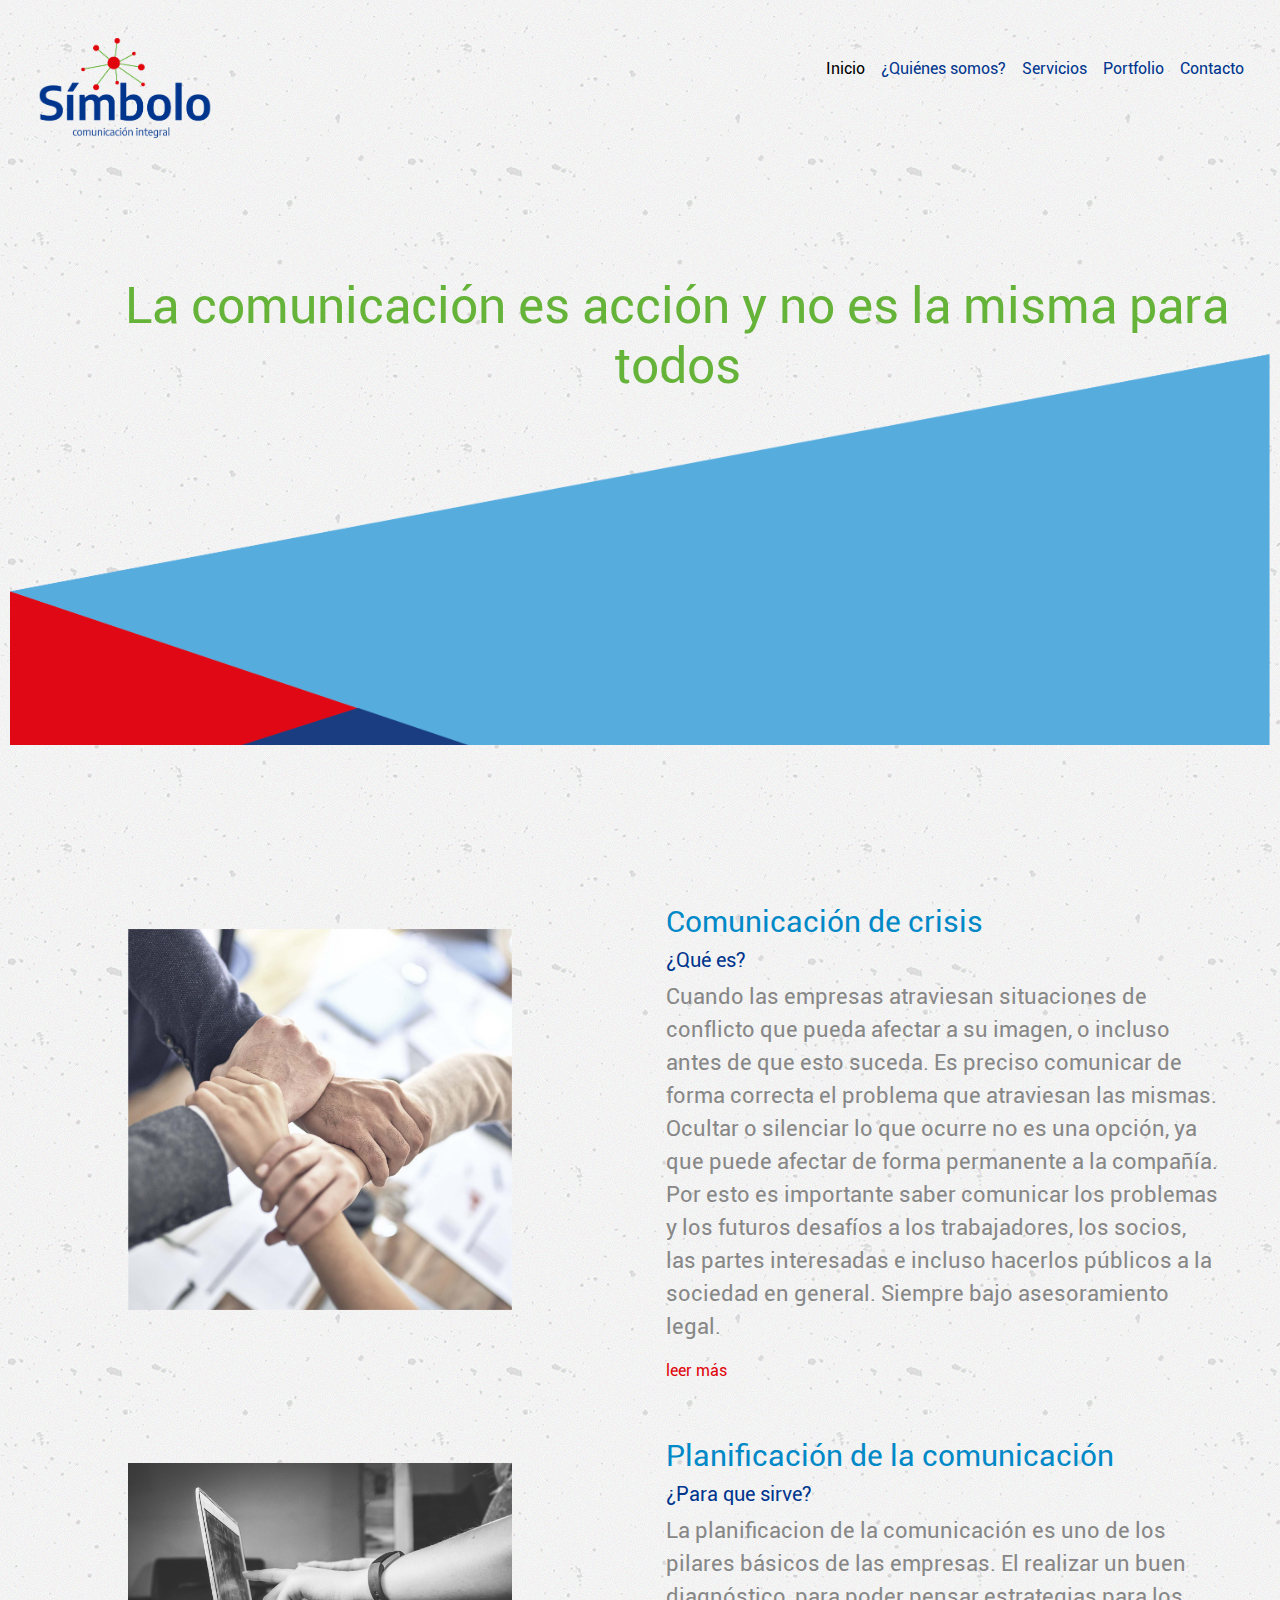
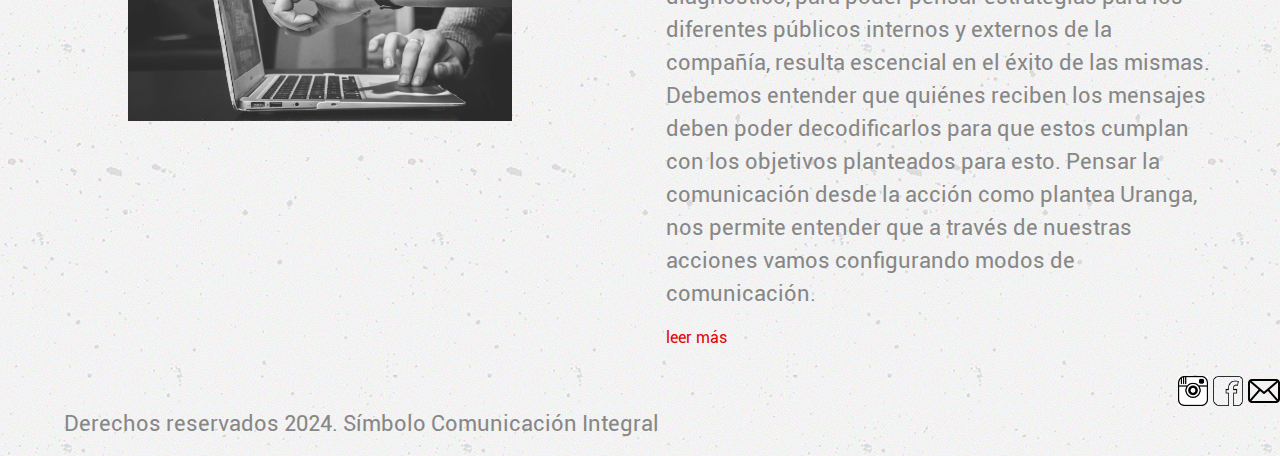
<file: index.html>
<!DOCTYPE html>
<html lang="es">
<head>
	<meta charset="UTF-8">
	<meta name="viewport" content="width=device-width, initial-scale=1.0">
  <!-- meta -->
  <meta name="author" content="Mariela Godoy">
  <meta name="description" content="En esta página podrás encontrar todo lo que necesites sobre la comunicación de una organización">
  <meta name="keyword" content="comunicación, crisis, responsabilidad social, diagnósticos, planificación">
   <!-- metatags .io -->
   <!-- Primary Meta Tags -->
<title>Símbolo Comunicación Integral</title>
<meta name="title" content="Símbolo Comunicación Integral" />
<meta name="description" content="En esta página podrás encontrar todo lo que necesites sobre la comunicación de una organización" />

<!-- Open Graph / Facebook -->
<meta property="og:type" content="website" />
<meta property="og:url" content="https://marielagodoy1977.github.io/entregamarielagodoy/" />
<meta property="og:title" content="Símbolo Comunicación Integral" />
<meta property="og:description" content="En esta página podrás encontrar todo lo que necesites sobre la comunicación de una organización" />
<meta property="og:image" content="https://metatags.io/images/meta-tags.png" />

<!-- Twitter -->
<meta property="twitter:card" content="summary_large_image" />
<meta property="twitter:url" content="https://marielagodoy1977.github.io/entregamarielagodoy/" />
<meta property="twitter:title" content="Símbolo Comunicación Integral" />
<meta property="twitter:description" content="En esta página podrás encontrar todo lo que necesites sobre la comunicación de una organización" />
<meta property="twitter:image" content="https://metatags.io/images/meta-tags.png" />

<!-- Meta Tags Generated with https://metatags.io -->

  <title>Símbolo Comunicación Integral</title>
 <!-- link favicon -->
 <link rel="icon" type="image/png" href="images/logo para favicon.png">
   <!-- link bs -->
   <link href="https://cdn.jsdelivr.net/npm/bootstrap@5.3.3/dist/css/bootstrap.min.css" rel="stylesheet" 
   integrity="sha384-QWTKZyjpPEjISv5WaRU9OFeRpok6YctnYmDr5pNlyT2bRjXh0JMhjY6hW+ALEwIH" crossorigin="anonymous">
    <!-- link css -->
    <link rel="stylesheet" href="css/style.css">
	<title>Simbolo Comunicación Integral</title>
</head>
<body>
<!-- header -->
    <header>
       <div class="contenedorLogo">
         <a href="index.html" class="posicionLogo">
         <img src="images/logoparahead.png" alt="loog" class="logo">
         </a>
       </div>     
      <nav class="navbar bg-image navbar-expand-md  position-relative z-3">
        <div class="container-fluid">
          <a class="navbar-brand" href="index.html"></a>
          <button class="navbar-toggler" type="button" data-bs-toggle="offcanvas" data-bs-target="#offcanvasNavbar" aria-controls="offcanvasNavbar" aria-label="Toggle navigation">
            <span class="navbar-toggler-icon"></span>
          </button>
          <div class="offcanvas offcanvas-end" tabindex="-1" id="offcanvasNavbar" aria-labelledby="offcanvasNavbarLabel">
            <div class="offcanvas-header bg-image">
              <h2 class="offcanvas-title" id="offcanvasNavbarLabel ">Símbolo Comunicación Integral</h2>
              <button type="button" class="btn-close" data-bs-dismiss="offcanvas" aria-label="Close"></button>
            </div>
            <div class="offcanvas-body bg-image">
              <ul class="navbar-nav justify-content-end flex-grow-1 pe-3">
                <li class="nav-item">
                  <a class="nav-link active" aria-current="page" href="index.html">Inicio</a>
                </li>
                <li class="nav-item">
                  <a class="nav-link" href="pages/quienes-somos.html">¿Quiénes somos?</a>
                <li class="nav-item">
                    <a class="nav-link" href="pages/servicios.html">Servicios</a>
                <li class="nav-item">
                  <a class="nav-link" href="pages/portfolio.html">Portfolio</a>
                <li class="nav-item">
                    <a class="nav-link" href="pages/contacto.html">Contacto</a>
                </li>
              </ul>
            </div>
          </div>
        </div>
      </nav>
     
      </header>
<!-- main -->
    <main> 
        <section class="bloque1"> 
            <h1 class="indexTextoprincipal" >La comunicación es acción y no es la misma para todos</h1>
            <img src= "images/bloquesanimació.png" alt="imagen de la consultora" class="imagenIndex">
        </section>
       
<!-- comunicación de crisis section -->
        <section class="parrafosdeimg" >  
          <article class="títuloParrafoeimagen">
            <img src="images/crisis.jpg" alt="manos cruzadas" class="imagentexto">
              <div class="subtitulo">
                <h2>Comunicación de crisis</h2>
                <h3>¿Qué es?</h3>
                <p>Cuando las empresas atraviesan situaciones de conflicto que pueda afectar a su imagen,
                  o incluso antes de que esto suceda. Es preciso comunicar de forma correcta el problema que
                  atraviesan las mismas. Ocultar o silenciar lo que ocurre no es una opción, ya que puede afectar
                  de forma permanente a la compañía. Por esto es importante saber comunicar los problemas y los 
                  futuros desafíos a los trabajadores, los socios, las partes interesadas e incluso hacerlos 
                  públicos a la sociedad en general. Siempre bajo asesoramiento legal.</p>

                <a href="pages/servicios.html" class="palabrasEnlaces">leer más</a>
             </div> 
          </article>        
        </section>
<!-- planificacion section -->
        <section class="parrafosdeimg">  
          <article class="títuloParrafoeimagen">
             <img src="images/planificación.jpg" alt="computadora" class="imagentexto">
              <div class="subtitulo">
                <h2>Planificación de la comunicación</h2>
                <h3>¿Para que sirve?</h3>
                <p>La planificacion de la comunicación es uno de los pilares básicos de las empresas. El realizar
                  un buen diagnóstico, para poder pensar estrategias para los diferentes públicos internos y externos
                  de la compañía, resulta escencial en el éxito de las mismas. 
                  Debemos entender que quiénes reciben los mensajes deben poder decodificarlos para que estos cumplan
                  con los objetivos planteados para esto. 
                  Pensar la comunicación desde la acción como plantea Uranga, nos permite entender que a través de 
                  nuestras acciones vamos configurando modos de comunicación.
                </p>
                
                <a href="pages/servicios.html" class="palabrasEnlaces">leer más</a>
              </div>
            </article>       
        </section>    
    </main>
    <footer>
        <section class="contenedorFooter">
        <div>
           <a href="https://www.instagram.com/simbolocomunicacionintegral/" target="_blank"><img src="images/instagram.png" alt="Instagram" class="instagram"></a>
           <a href="https://www.facebook.com/simboloconsultoradecomunicacionintegral" target="_blank"><img src="images/facebook.png" alt="facebook" class="face"></a>
           <a href="mailto:simbolocomunicacionintegral@gmail.com"><img src="images/mail.png" alt="Mail" class="mail"></a>
        </div> 
        </section>
        <div class="derechos">
        <p> Derechos reservados 2024. Símbolo Comunicación Integral </p>
        </div>
      </footer>
        <!-- script -->
     <script src="https://cdn.jsdelivr.net/npm/bootstrap@5.3.3/dist/js/bootstrap.bundle.min.js" 
     integrity="sha384-YvpcrYf0tY3lHB60NNkmXc5s9fDVZLESaAA55NDzOxhy9GkcIdslK1eN7N6jIeHz" 
     crossorigin="anonymous"></script>

</body>
</html>
</file>
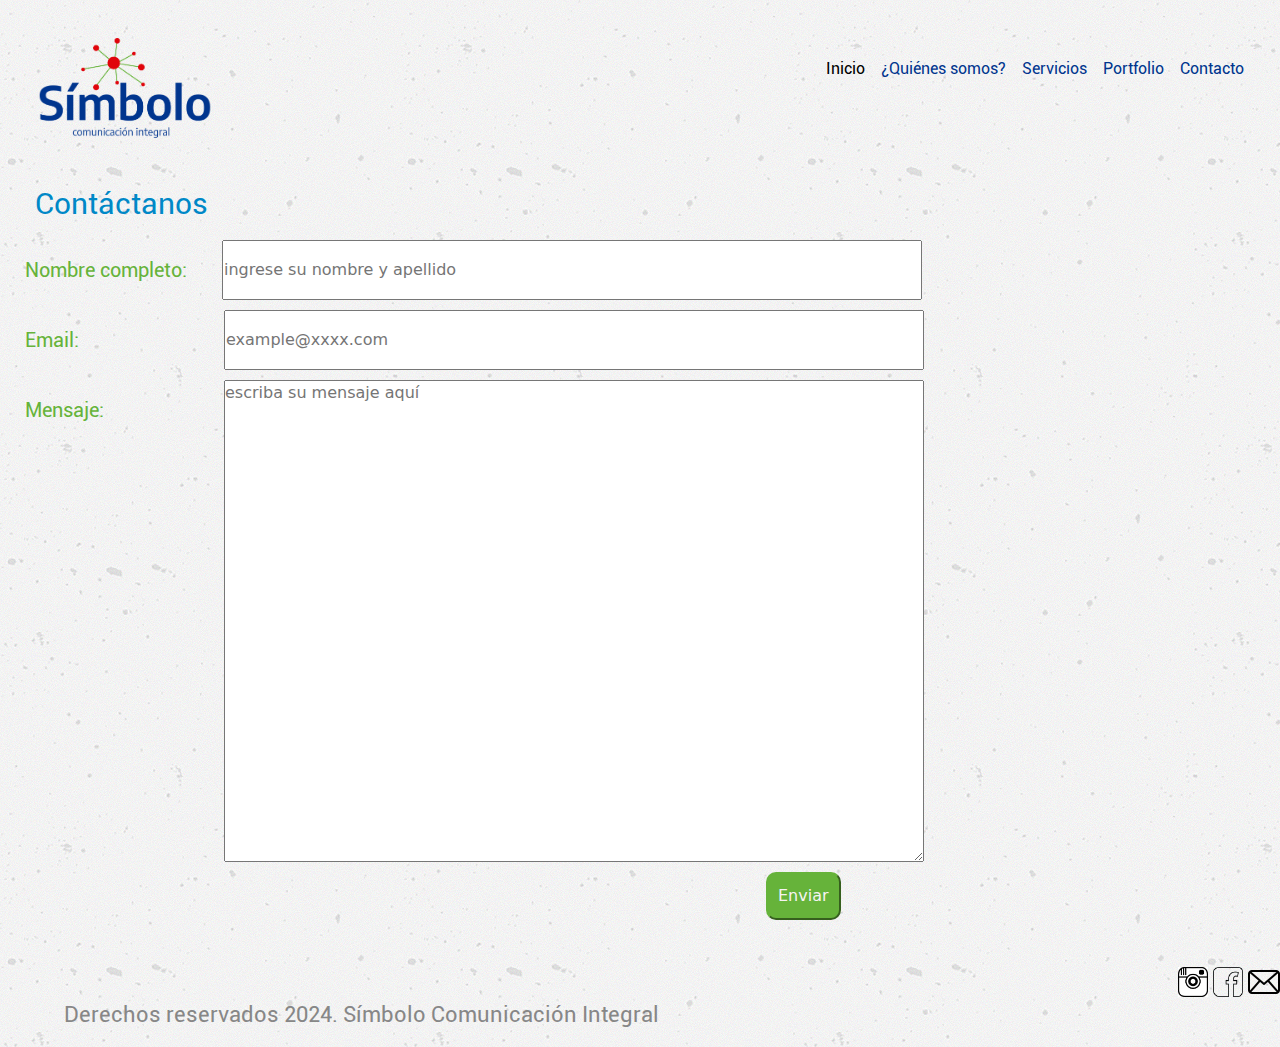
<file: pages/contacto.html>
<!DOCTYPE html>
<html lang="es">
<head>
	<meta charset="UTF-8">
	<meta name="viewport" content="width=device-width, initial-scale=1.0">
  <meta name="author" content="Mariela Godoy">
    <!-- meta -->
    <meta name="author" content="Mariela Godoy">
    <meta name="description" content="En esta página podrás encontrar todo lo que necesites sobre la comunicación de una organización">
    <meta name="keyword" content="comunicación, crisis, responsabilidad social, diagnósticos, planificación">
     <!-- metatags .io -->
     <!-- Primary Meta Tags -->
  <title>Símbolo Comunicación Integral</title>
  <meta name="title" content="Símbolo Comunicación Integral" />
  <meta name="description" content="En esta página podrás encontrar todo lo que necesites sobre la comunicación de una organización" />
  
  <!-- Open Graph / Facebook -->
  <meta property="og:type" content="website" />
  <meta property="og:url" content="https://marielagodoy1977.github.io/entregamarielagodoy/" />
  <meta property="og:title" content="Símbolo Comunicación Integral" />
  <meta property="og:description" content="En esta página podrás encontrar todo lo que necesites sobre la comunicación de una organización" />
  <meta property="og:image" content="https://metatags.io/images/meta-tags.png" />
  
  <!-- Twitter -->
  <meta property="twitter:card" content="summary_large_image" />
  <meta property="twitter:url" content="https://marielagodoy1977.github.io/entregamarielagodoy/" />
  <meta property="twitter:title" content="Símbolo Comunicación Integral" />
  <meta property="twitter:description" content="En esta página podrás encontrar todo lo que necesites sobre la comunicación de una organización" />
  <meta property="twitter:image" content="https://metatags.io/images/meta-tags.png" />
  
  <!-- Meta Tags Generated with https://metatags.io -->
  <title>Contacto</title>
  <!-- link favicon -->
 <link rel="icon" type="image/png" href="../images/logo para favicon.png">
   <!-- link bs -->
   <link href="https://cdn.jsdelivr.net/npm/bootstrap@5.3.3/dist/css/bootstrap.min.css" rel="stylesheet" 
   integrity="sha384-QWTKZyjpPEjISv5WaRU9OFeRpok6YctnYmDr5pNlyT2bRjXh0JMhjY6hW+ALEwIH" crossorigin="anonymous">
    <!-- link css -->
    <link rel="stylesheet" href="../css/style.css">
	<title>Simbolo Comunicación Integral</title>
</head>
<body>
    <header>
       <div class="contenedorLogo">
         <a href="../index.html" class="posicionLogo">
         <img src="../images/logoparahead.png" alt="loog" class="logo">
         </a>
       </div>     
      <nav class="navbar bg-image navbar-expand-md  position-relative z-3">
        <div class="container-fluid">
          <a class="navbar-brand" href="#"></a>
          <button class="navbar-toggler" type="button" data-bs-toggle="offcanvas" data-bs-target="#offcanvasNavbar" aria-controls="offcanvasNavbar" aria-label="Toggle navigation">
            <span class="navbar-toggler-icon"></span>
          </button>
          <div class="offcanvas offcanvas-end" tabindex="-1" id="offcanvasNavbar" aria-labelledby="offcanvasNavbarLabel">
            <div class="offcanvas-header bg-image">
              <h2 class="offcanvas-title" id="offcanvasNavbarLabel ">Símbolo Comunicación Integral</h2>
              <button type="button" class="btn-close" data-bs-dismiss="offcanvas" aria-label="Close"></button>
            </div>
            <div class="offcanvas-body bg-image">
              <ul class="navbar-nav justify-content-end flex-grow-1 pe-3">
                <li class="nav-item">
                  <a class="nav-link active" aria-current="page" href="../index.html">Inicio</a>
                </li>
                <li class="nav-item">
                  <a class="nav-link" href="../pages/quienes-somos.html">¿Quiénes somos?</a>
                <li class="nav-item">
                    <a class="nav-link" href="../pages/servicios.html">Servicios</a>
                <li class="nav-item">
                  <a class="nav-link" href="../pages/portfolio.html">Portfolio</a>
                <li class="nav-item">
                    <a class="nav-link" href="../pages/contacto.html">Contacto</a>
                </li>
              </ul>
            </div>
          </div>
        </div>
      </nav>
     
      </header>
    <main>
       <!-- contact seccion -->
       <section class="contacto">
        <h2 class="tituloencabezado">Contáctanos</h2>

        <form action="">
            <div>
                <label for="completarnombre">Nombre completo:</label>
                <input id= "completarnombre" type="text" class="caja1" placeholder= "ingrese su nombre y apellido">
            </div>
            <div>
                <label for="email">Email:</label>
                <input id="email" type="email" class="caja2" placeholder="example@xxxx.com">  
            </div>
            <div class="mensaje">
                <label for="mensaje">Mensaje:</label>
                <Textarea  id="mensaje" name="mensaje" class="caja" cols="30" rows="20" placeholder="escriba su mensaje aquí"></Textarea>
            </div>
            <div class="botonContainer">
              <button class= boton type="submit">Enviar</button>
            </div>
        </form>
    </section>

    </main> 
    <footer>
      <section class="contenedorFooter">
        <a href="https://www.instagram.com/simbolocomunicacionintegral/" target="_blank"><img src="../images/instagram.png" alt="Instagram" class="instagram"></a>
        <a href="https://www.facebook.com/simboloconsultoradecomunicacionintegral" target="_blank"><img src="../images/facebook.png" alt="facebook" class="face"></a>
        <a href="mailto:simbolocomunicacionintegral@gmail.com"><img src="../images/mail.png" alt="Mail" class="mail"></a>
     </section> 
     <div class="derechos">
      <p> Derechos reservados 2024. Símbolo Comunicación Integral </p>
      </div>        
    </footer>
    <Script src="https://cdn.jsdelivr.net/npm/bootstrap@5.3.3/dist/js/bootstrap.bundle.min.js"
    integrity="sha384-YvpcrYf0tY3lHB60NNkmXc5s9fDVZLESaAA55NDzOxhy9GkcIdslK1eN7N6jIeHz"
    crossorigin="anonymous"></Script>
</body>
</html>
</file>
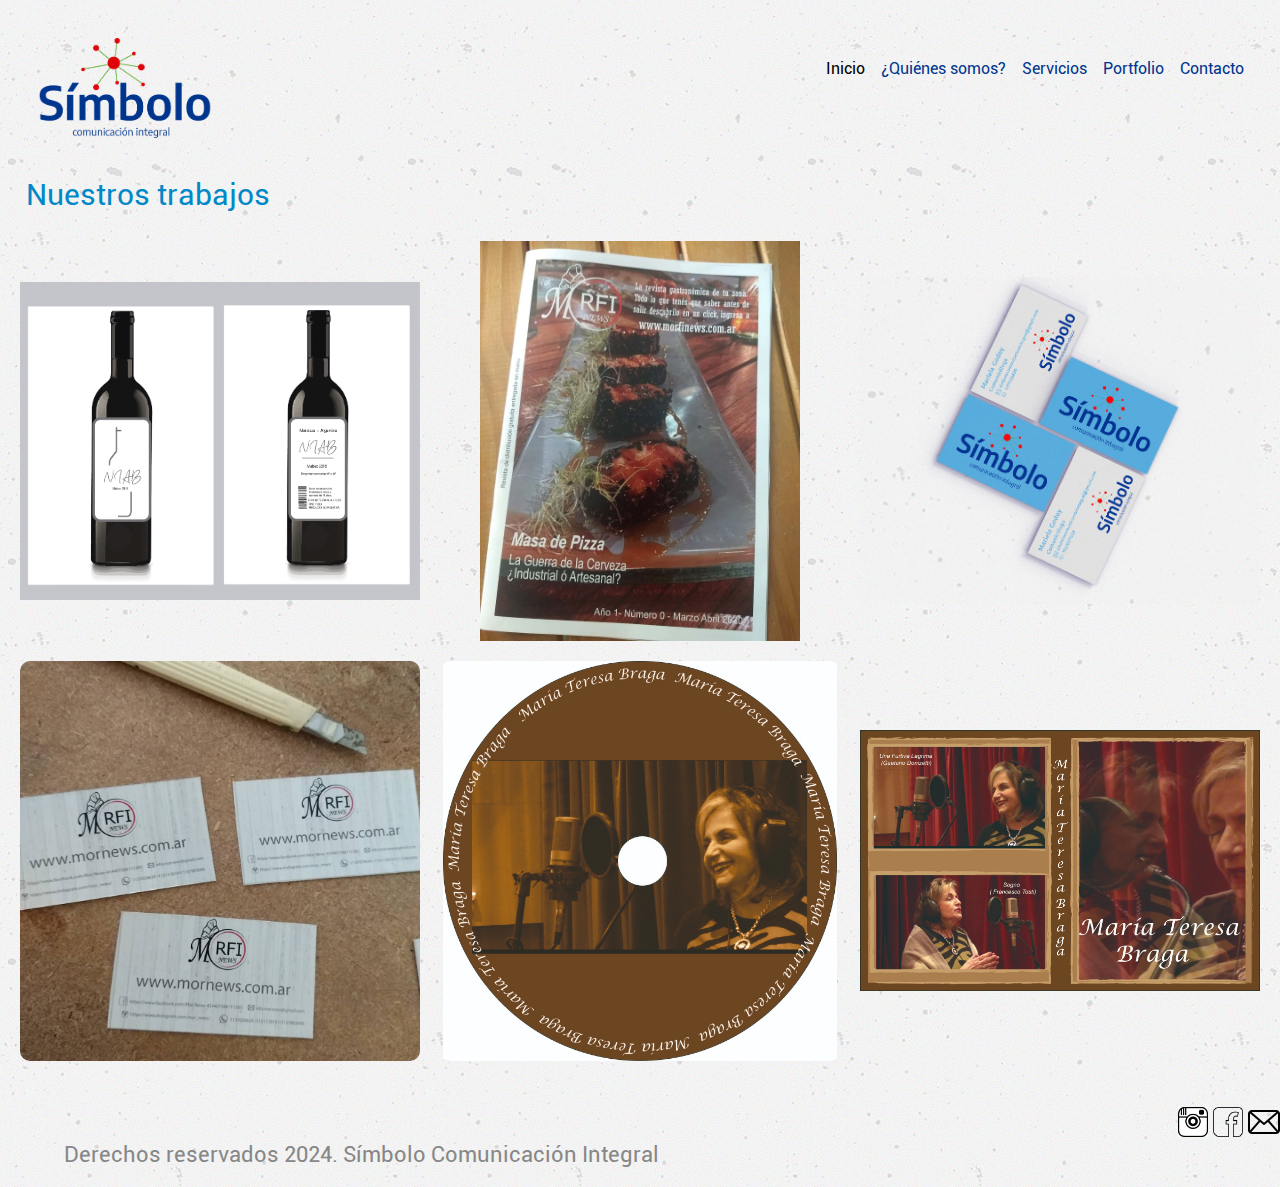
<file: pages/portfolio.html>
<!DOCTYPE html>
<html lang="es">
<head>
	<meta charset="UTF-8">
	<meta name="viewport" content="width=device-width, initial-scale=1.0">
  <meta name="author" content="Mariela Godoy">
    <!-- meta -->
    <meta name="author" content="Mariela Godoy">
    <meta name="description" content="En esta página podrás encontrar todo lo que necesites sobre la comunicación de una organización">
    <meta name="keyword" content="comunicación, crisis, responsabilidad social, diagnósticos, planificación">
     <!-- metatags .io -->
     <!-- Primary Meta Tags -->
  <title>Símbolo Comunicación Integral</title>
  <meta name="title" content="Símbolo Comunicación Integral" />
  <meta name="description" content="En esta página podrás encontrar todo lo que necesites sobre la comunicación de una organización" />
  
  <!-- Open Graph / Facebook -->
  <meta property="og:type" content="website" />
  <meta property="og:url" content="https://marielagodoy1977.github.io/entregamarielagodoy/" />
  <meta property="og:title" content="Símbolo Comunicación Integral" />
  <meta property="og:description" content="En esta página podrás encontrar todo lo que necesites sobre la comunicación de una organización" />
  <meta property="og:image" content="https://metatags.io/images/meta-tags.png" />
  
  <!-- Twitter -->
  <meta property="twitter:card" content="summary_large_image" />
  <meta property="twitter:url" content="https://marielagodoy1977.github.io/entregamarielagodoy/" />
  <meta property="twitter:title" content="Símbolo Comunicación Integral" />
  <meta property="twitter:description" content="En esta página podrás encontrar todo lo que necesites sobre la comunicación de una organización" />
  <meta property="twitter:image" content="https://metatags.io/images/meta-tags.png" />
  
  <!-- Meta Tags Generated with https://metatags.io -->
  <title>Portfolio</title>
  <!-- link favicon -->
 <link rel="icon" type="image/png" href="../images/logo para favicon.png">
   <!-- link bs -->
   <link href="https://cdn.jsdelivr.net/npm/bootstrap@5.3.3/dist/css/bootstrap.min.css" rel="stylesheet" 
   integrity="sha384-QWTKZyjpPEjISv5WaRU9OFeRpok6YctnYmDr5pNlyT2bRjXh0JMhjY6hW+ALEwIH" crossorigin="anonymous">
    <!-- link css -->
    <link rel="stylesheet" href="../css/style.css">
	<title>Simbolo Comunicación Integral</title>
</head>
<body>
    <header>
       <div class="contenedorLogo">
         <a href="../index.html" class="posicionLogo">
         <img src="../images/logoparahead.png" alt="loog" class="logo">
         </a>
       </div>     
      <nav class="navbar bg-image navbar-expand-md  position-relative z-3">
        <div class="container-fluid">
          <a class="navbar-brand" href="#"></a>
          <button class="navbar-toggler" type="button" data-bs-toggle="offcanvas" data-bs-target="#offcanvasNavbar" aria-controls="offcanvasNavbar" aria-label="Toggle navigation">
            <span class="navbar-toggler-icon"></span>
          </button>
          <div class="offcanvas offcanvas-end" tabindex="-1" id="offcanvasNavbar" aria-labelledby="offcanvasNavbarLabel">
            <div class="offcanvas-header bg-image">
              <h2 class="offcanvas-title" id="offcanvasNavbarLabel ">Símbolo Comunicación Integral</h2>
              <button type="button" class="btn-close" data-bs-dismiss="offcanvas" aria-label="Close"></button>
            </div>
            <div class="offcanvas-body bg-image">
              <ul class="navbar-nav justify-content-end flex-grow-1 pe-3">
                <li class="nav-item">
                  <a class="nav-link active" aria-current="page" href="../index.html">Inicio</a>
                </li>
                <li class="nav-item">
                  <a class="nav-link" href="../pages/quienes-somos.html">¿Quiénes somos?</a>
                <li class="nav-item">
                    <a class="nav-link" href="../pages/servicios.html">Servicios</a>
                <li class="nav-item">
                  <a class="nav-link" href="../pages/portfolio.html">Portfolio</a>
                <li class="nav-item">
                    <a class="nav-link" href="../pages/contacto.html">Contacto</a>
                </li>
              </ul>
            </div>
          </div>
        </div>
      </nav>
     
      </header>
<!-- main -->
    <main> 
    <Section> <h2 class="tituloencabezado">Nuestros trabajos</h2></Section>
        <div class="gallery">
            <div class="image wide"><img src="../images/niab-etiquetas.png" alt="etiquetas de vino"></div>
            <div class="image"><img src="../images/revista.jpg" alt="revista morfinews"></div>
            <div class="image wide"><img src="../images/tarjetas-visita.jpg" alt="tarjetas de presentación"></div>
            <div class="image "><img src="../images/tarjetas.jpg" alt="tarjetas personales"></div>
            <div class="image"><img src="../images/terecd.jpg" alt="cd de Tere cantante lírica"></div>
            <div class="image"><img src="../images/teredvd.jpg" alt="dvd de Tere cantante lírica"></div>
          </div>
      
        
    </main>
    <footer>
        <section class="contenedorFooter">
           <a href="https://www.instagram.com/simbolocomunicacionintegral/" target="_blank"><img src="../images/instagram.png" alt="Instagram" class="instagram"></a>
           <a href="https://www.facebook.com/simboloconsultoradecomunicacionintegral" target="_blank"><img src="../images/facebook.png" alt="facebook" class="face"></a>
           <a href="mailto:simbolocomunicacionintegral@gmail.com"><img src="../images/mail.png" alt="Mail" class="mail"></a>
        </section>
        <div class="derechos">
          <p> Derechos reservados 2024. Símbolo Comunicación Integral </p>
          </div>
    </footer>
     <!-- script -->
     <script src="https://cdn.jsdelivr.net/npm/bootstrap@5.3.3/dist/js/bootstrap.bundle.min.js" 
     integrity="sha384-YvpcrYf0tY3lHB60NNkmXc5s9fDVZLESaAA55NDzOxhy9GkcIdslK1eN7N6jIeHz" 
     crossorigin="anonymous"></script>

</body>
</html>
</file>
<file: css/style.css>
*{
    margin: 0;
    padding: 0;
    box-sizing: border-box;
  }
  /* color de los textos */

h1  {
  color:  #66B33A;
  }
  h2 {
      color: #0088C7;
  }
   h3 {
      color: #00358E;
  }
  h4 {
      color: #878787;
  }

  article {
      color: #0088DE;
  }

  p {
      color: #878787;
  }

  /* estilos de textos */
  h1 {
      font-family:"roboto";
      font-size:55px ;
  }
  h2 {
      font-family:"roboto";
      font-size: 30px;
  }
  h3 {
      font-family:"roboto";
      font-size: 20px;
  }
  h4 {
      font-family:"roboto";
      font-size: 18px;
  }
  h5 {
      font-family:"roboto";
      font-size: none;
  }
  h6 {
      font-family:"roboto";
      font-size: none;
  }

  @font-face {
      font-family:"roboto";
      src: url("../font/Roboto-Regular.ttf");
  }
  p {
      font-family: "roboto";
      font-size: 22px;
      font-weight: 400;
      font-style: normal;
      width: 90%;
  }

  a {
      text-decoration: none;
      font-family: "roboto";
  }

  /* Header */
  header {
      display: flex;
      justify-content: space-between;     
  }

  nav {
      background-image: url("../images/concrete-texture.png");
  }
  .bg-image {
      background-image: url("../images/concrete-texture.png");
  }

  body {
      background-image: url("../images/concrete-texture.png");
      margin: 0%;

  }

  .nav-link {
    text-decoration: none;
    color:#00358E;
    transition: 0.3s;
    &:hover {
    background-color: transparent;
    color: transparent;
          
    }
  
  }
  .navbar-toggler { background-color:transparent;  
    border-color: transparent;
    padding: 10px;
    border-radius: 10px;
    transition: 0.3s;
    &:hover {
      background-color: #0088DE;
      border-color: transparent;
      color: transparent
    }
  }

  .contenedorLogo {
      padding-top: 3%;
      padding-left: 3%;
  }

  .logo {
     height: 100px;
  }

  .posicionLogo {
    width: 10%;
    margin-right: 100%;
  }

  /* Bloque 1 */
.bloque1 {
  background-color: none;
  display: grid;
  grid-template-columns: 1fr;
  padding: 10px;
  row-gap: 10px;
}
.indexTextoprincipal {
  background-color: none;
  margin-left: 5%;
  margin-top:10%;
  font-size: 50px;
  font-style: normal;
  text-align:center;
  position: absolute;
  }

.imagenIndex {
  background-color: none;
  display: flex;
  width: 100%;
  height: 80%;
  object-fit:cover;
  padding-top: 2%;
  }
  @media (max-width:480px){
    .bloque1 {
        flex-direction: column;
        align-items: center;
        justify-content: center;
    }
   }

/* comunicación de crisis section */
.títuloParrafoeimagen {
  display: flex;
  flex-direction:row;
  flex-wrap: wrap;
  justify-content: space-evenly;
  
}
.subtitulo {  
    display: inline-block;
    left: 50%;
    width: 50%;
    height: auto;
    padding-left: 2%;
  /* width: 70%;
  text-align: center;
  display: flex;
  flex-direction: column;
  align-items: center;
  justify-content: center;
  gap: 10px; */

  }
  .palabrasEnlaces {
    font-family: roboto;
    font-size: 15;
    font-weight: 300;
    color:  #E0040B;
  }
  
  .imagentexto {
    /* width:50%;
    height:30%;
    object-fit: cover;
    padding: 10%;
    padding-top: 2%; */
  background: linear-gradient(45deg, none(0, 0, 0, 0.7803921569), none(0, 0, 0, 0.7176470588)), url("../images/crisis.jpg");
  background-size: cover;
  width: 50%;
  height: 30%;
  padding: 10%;
  padding-top: 2%;
  display: flex;
  flex-direction: column;
  align-items: center;
  justify-content: center;
  gap: 10px;

  } 
  
 /* servicios */

ul {
  list-style: none;
  text-align: center;
}
@media (max-width:320px){
  .servcios {
      flex-direction: column;
      align-items: center;
      justify-content: center;
  }
 }

.barrainicio {
  display: flex;
  flex-direction: row;
  justify-content: space-around;
  font-size: 20px;
  font-weight: bold;
  font-style: normal;
  padding-top:3%
}


.contenedorBody {
display: flex;
align-content: space-between;

}
.títuloParrafoeimagenserv {
  display: flex;
  background-color: none;
  flex-direction: column;
  position: relative;
  padding: 10px;
  width: 100%;
}

  /*portfolio*/

.gallery {
  display: flex;
  padding: 20px;
  gap: 20px;
  flex-wrap: wrap;
  justify-content: space-between;
}

.image {
  flex-grow: 1;
  flex-basis: 320px;
  width: 100%;
  height: 400px;
  border-radius: 10px;
  overflow: hidden;
  transition: 0.5s;
}
.image:hover{
  flex-grow: 3;
}
.image img {
  width: 100%;
  height: 100%;
  object-fit: contain;
}

.wide {
  grid-column: span 2;

  /* flex-grow: 2;
  flex-basis: 400px; */
}
/* fotos quienes somos */
.fotoequipo {
  height: 30%;
  width: 30%;
  padding-top: 2%;

}

.tituloencabezado {
  background-color: none;
  display: inline-block;
  position: relative;
  width: 100%;
  padding-left: 2%;
  padding-top: 3%;
}


/* carousel    */

.carousel-inner,
.carousel-item {
height: 100%;
width: 100%;
padding-top: 2%;
}

.carousel-item img {
width: 30%;
height: 200%;
object-fit: contain;
}
/* contacto */
.contacto {
  display: grid;
  /* grid-template-columns: repeat(auto-fit, minmax(320px, 1fr)); */
  grid-auto-columns: min-content (minmax (320px, 1fr));
  display: flex;
  padding: 10px;
  flex-direction: column;
  gap:10px;
}

.contacto label {
  display: flex;
  color: #66B33A;
  font-family: roboto;
  font-size: 20px;
  font-weight: 200;
  padding: 15px;
}

.contacto div {
  display: flex;
  padding-bottom: 10px;
}

.mensaje {
  align-items: start;
  display: flex;
  resize: none;
}
.boton {
  padding: 10px;
  outline: none;
  border-radius: 10px;
  background-color:#66B33A;
  border-color: #66B33A;
  color: #f6f3f3;
  font-size: medium;
}

.botonContainer {
display: flex;
margin-left: 60%;
}

.caja1 {
  width: 700px;
  margin-left: 20px;
}

.caja2 {
  width: 700px;
  margin-left: 130px;
}

.caja {
  width: 700px;
  margin-left: 105px;
 }

 @media (max-width:320px){
  .títuloParrafoeimagen { max-width: 320px;
  }
   
  .contacto {
      flex-direction: column;
      align-items: center;
      justify-content: center;
  }
  nav,
  .nav-list {
    flex-direction: column;
    gap: 10px;
  }
  .index {
      height: 900px;
      flex-direction: column;
      align-items: center;
      justify-content: center;
    }
 
  }
  .servicios {
      height: 300px;
      flex-direction: column;
      align-items: center;
      justify-content: center;
    }  
 
/* footer */

.contenedorFooter {
  text-align:right;
  padding-top: 2%;
}
.derechos {
  padding-left: 5%;
}
.instagram {
  width: 30px;
  height: 30px;
}
.face {
  width: 30px;
  height: 30px;
}
.mail {
  width: 32px;
  height: 32px;
  left: 78px;
  top: 1904px;
}

/*# sourceMappingURL=style.css.map */
</file>
